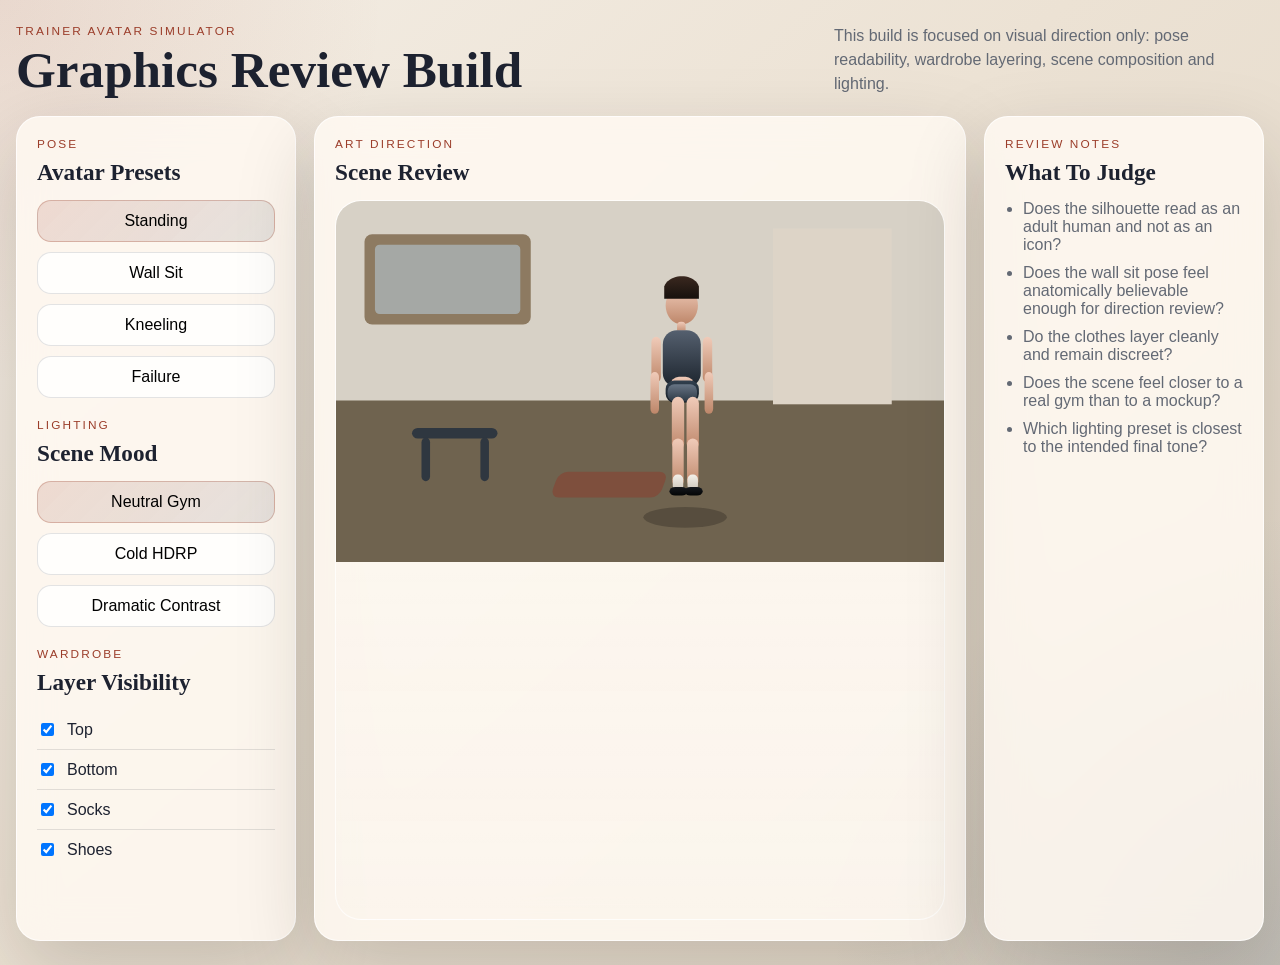
<file: GraphicsReviewPrototype/index.html>
<!DOCTYPE html>
<html lang="en">
<head>
  <meta charset="utf-8">
  <meta name="viewport" content="width=device-width, initial-scale=1">
  <title>Graphics Review Prototype</title>
  <link rel="stylesheet" href="styles.css">
</head>
<body class="lighting-neutral pose-standing wearing-top wearing-bottom wearing-socks wearing-shoes">
  <div class="shell">
    <header class="topbar">
      <div>
        <p class="eyebrow">Trainer Avatar Simulator</p>
        <h1>Graphics Review Build</h1>
      </div>
      <p class="lead">
        This build is focused on visual direction only: pose readability, wardrobe layering,
        scene composition and lighting.
      </p>
    </header>

    <main class="layout">
      <section class="panel controls">
        <div class="panel-head">
          <p class="panel-kicker">Pose</p>
          <h2>Avatar Presets</h2>
        </div>
        <div class="stack">
          <button class="preset active" data-pose="standing" type="button">Standing</button>
          <button class="preset" data-pose="wall-sit" type="button">Wall Sit</button>
          <button class="preset" data-pose="kneeling" type="button">Kneeling</button>
          <button class="preset" data-pose="failure" type="button">Failure</button>
        </div>

        <div class="panel-head secondary">
          <p class="panel-kicker">Lighting</p>
          <h2>Scene Mood</h2>
        </div>
        <div class="stack">
          <button class="lighting active" data-lighting="neutral" type="button">Neutral Gym</button>
          <button class="lighting" data-lighting="cold" type="button">Cold HDRP</button>
          <button class="lighting" data-lighting="dramatic" type="button">Dramatic Contrast</button>
        </div>

        <div class="panel-head secondary">
          <p class="panel-kicker">Wardrobe</p>
          <h2>Layer Visibility</h2>
        </div>
        <label class="toggle"><input id="toggle-top" type="checkbox" checked> Top</label>
        <label class="toggle"><input id="toggle-bottom" type="checkbox" checked> Bottom</label>
        <label class="toggle"><input id="toggle-socks" type="checkbox" checked> Socks</label>
        <label class="toggle"><input id="toggle-shoes" type="checkbox" checked> Shoes</label>
      </section>

      <section class="viewer panel">
        <div class="panel-head">
          <p class="panel-kicker">Art Direction</p>
          <h2>Scene Review</h2>
        </div>

        <div class="viewer-stage">
          <svg viewBox="0 0 1280 760" class="scene-svg" aria-label="Gym scene review">
            <defs>
              <linearGradient id="skinGradient" x1="0" y1="0" x2="0" y2="1">
                <stop offset="0%" stop-color="#f0cbb9"></stop>
                <stop offset="100%" stop-color="#bd8669"></stop>
              </linearGradient>
              <linearGradient id="shirtGradient" x1="0" y1="0" x2="0" y2="1">
                <stop offset="0%" stop-color="#55606f"></stop>
                <stop offset="100%" stop-color="#1c242d"></stop>
              </linearGradient>
              <linearGradient id="pantsGradient" x1="0" y1="0" x2="0" y2="1">
                <stop offset="0%" stop-color="#31404f"></stop>
                <stop offset="100%" stop-color="#141b23"></stop>
              </linearGradient>
              <linearGradient id="shortsGradient" x1="0" y1="0" x2="0" y2="1">
                <stop offset="0%" stop-color="#677484"></stop>
                <stop offset="100%" stop-color="#2d3945"></stop>
              </linearGradient>
              <linearGradient id="sockGradient" x1="0" y1="0" x2="0" y2="1">
                <stop offset="0%" stop-color="#f3f0ea"></stop>
                <stop offset="100%" stop-color="#cdc4b8"></stop>
              </linearGradient>
              <linearGradient id="shoeGradient" x1="0" y1="0" x2="0" y2="1">
                <stop offset="0%" stop-color="#15181d"></stop>
                <stop offset="100%" stop-color="#040506"></stop>
              </linearGradient>
              <linearGradient id="hairGradient" x1="0" y1="0" x2="0" y2="1">
                <stop offset="0%" stop-color="#3a281f"></stop>
                <stop offset="100%" stop-color="#17110d"></stop>
              </linearGradient>
            </defs>

            <rect x="0" y="0" width="1280" height="760" class="bg-sky"></rect>
            <rect x="0" y="420" width="1280" height="340" class="bg-floor"></rect>
            <rect x="60" y="70" width="350" height="190" rx="16" class="mirror-frame"></rect>
            <rect x="82" y="92" width="306" height="146" rx="10" class="mirror-glass"></rect>
            <rect x="920" y="58" width="250" height="370" class="wall-panel"></rect>
            <rect x="160" y="478" width="180" height="22" rx="12" class="bench-seat"></rect>
            <rect x="180" y="498" width="18" height="92" rx="10" class="bench-leg"></rect>
            <rect x="304" y="498" width="18" height="92" rx="10" class="bench-leg"></rect>
            <g transform="translate(470 570) skewX(-20)">
              <rect x="0" y="0" width="230" height="54" rx="18" class="mat"></rect>
            </g>

            <g class="pose pose-standing">
              <ellipse cx="735" cy="666" rx="88" ry="22" class="shadow"></ellipse>
              <g transform="translate(646 150)">
                <ellipse cx="82" cy="70" rx="34" ry="40" class="skin-fill"></ellipse>
                <path d="M45 30 C55 2 108 0 118 30 L118 56 L45 56 Z" class="hair-fill"></path>
                <rect x="72" y="104" width="18" height="24" rx="8" class="skin-fill"></rect>
                <rect x="50" y="122" width="64" height="112" rx="28" class="skin-fill"></rect>
                <rect x="42" y="122" width="80" height="120" rx="30" class="cloth-top"></rect>
                <rect x="58" y="220" width="50" height="42" rx="18" class="skin-fill"></rect>
                <rect x="48" y="228" width="70" height="46" rx="18" class="cloth-bottom"></rect>
                <rect x="52" y="236" width="62" height="36" rx="14" class="base-shorts"></rect>

                <rect x="18" y="136" width="20" height="96" rx="12" class="skin-fill"></rect>
                <rect x="126" y="136" width="20" height="96" rx="12" class="skin-fill"></rect>
                <rect x="16" y="210" width="18" height="88" rx="10" class="skin-fill"></rect>
                <rect x="130" y="210" width="18" height="88" rx="10" class="skin-fill"></rect>

                <rect x="61" y="262" width="26" height="112" rx="14" class="skin-fill"></rect>
                <rect x="92" y="262" width="26" height="112" rx="14" class="skin-fill"></rect>
                <rect x="62" y="350" width="24" height="102" rx="12" class="skin-fill"></rect>
                <rect x="93" y="350" width="24" height="102" rx="12" class="skin-fill"></rect>

                <rect x="63" y="426" width="22" height="34" rx="10" class="cloth-socks"></rect>
                <rect x="94" y="426" width="22" height="34" rx="10" class="cloth-socks"></rect>
                <rect x="56" y="452" width="38" height="18" rx="12" class="cloth-shoes"></rect>
                <rect x="88" y="452" width="38" height="18" rx="12" class="cloth-shoes"></rect>
              </g>
            </g>

            <g class="pose pose-wall-sit hidden">
              <ellipse cx="926" cy="660" rx="96" ry="24" class="shadow"></ellipse>
              <g transform="translate(836 178)">
                <ellipse cx="90" cy="74" rx="34" ry="40" class="skin-fill"></ellipse>
                <path d="M52 34 C63 4 114 2 126 34 L126 58 L52 58 Z" class="hair-fill"></path>
                <rect x="81" y="107" width="18" height="22" rx="8" class="skin-fill"></rect>
                <rect x="56" y="122" width="66" height="106" rx="28" class="skin-fill"></rect>
                <rect x="48" y="122" width="82" height="114" rx="30" class="cloth-top"></rect>
                <rect x="62" y="214" width="54" height="38" rx="18" class="skin-fill"></rect>
                <rect x="52" y="220" width="74" height="40" rx="18" class="cloth-bottom"></rect>
                <rect x="56" y="228" width="66" height="32" rx="14" class="base-shorts"></rect>

                <rect x="24" y="138" width="20" height="88" rx="12" transform="rotate(16 34 182)" class="skin-fill"></rect>
                <rect x="132" y="138" width="20" height="88" rx="12" transform="rotate(-16 142 182)" class="skin-fill"></rect>
                <rect x="28" y="206" width="18" height="82" rx="10" transform="rotate(18 37 247)" class="skin-fill"></rect>
                <rect x="130" y="206" width="18" height="82" rx="10" transform="rotate(-18 139 247)" class="skin-fill"></rect>

                <rect x="58" y="252" width="28" height="108" rx="14" transform="rotate(-72 72 306)" class="skin-fill"></rect>
                <rect x="92" y="252" width="28" height="108" rx="14" transform="rotate(-72 106 306)" class="skin-fill"></rect>
                <rect x="130" y="286" width="24" height="96" rx="12" transform="rotate(18 142 334)" class="skin-fill"></rect>
                <rect x="131" y="324" width="24" height="96" rx="12" transform="rotate(18 143 372)" class="skin-fill"></rect>

                <rect x="130" y="392" width="22" height="30" rx="10" transform="rotate(18 141 407)" class="cloth-socks"></rect>
                <rect x="132" y="426" width="42" height="18" rx="12" transform="rotate(18 153 435)" class="cloth-shoes"></rect>
                <rect x="134" y="452" width="42" height="18" rx="12" transform="rotate(18 155 461)" class="cloth-shoes"></rect>
              </g>
            </g>

            <g class="pose pose-kneeling hidden">
              <ellipse cx="730" cy="666" rx="88" ry="22" class="shadow"></ellipse>
              <g transform="translate(646 182)">
                <ellipse cx="82" cy="70" rx="34" ry="40" class="skin-fill"></ellipse>
                <path d="M45 30 C55 2 108 0 118 30 L118 56 L45 56 Z" class="hair-fill"></path>
                <rect x="72" y="104" width="18" height="24" rx="8" class="skin-fill"></rect>
                <rect x="50" y="122" width="64" height="112" rx="28" class="skin-fill"></rect>
                <rect x="42" y="122" width="80" height="120" rx="30" class="cloth-top"></rect>
                <rect x="58" y="220" width="50" height="42" rx="18" class="skin-fill"></rect>
                <rect x="48" y="228" width="70" height="46" rx="18" class="cloth-bottom"></rect>
                <rect x="52" y="236" width="62" height="36" rx="14" class="base-shorts"></rect>

                <rect x="20" y="140" width="20" height="90" rx="12" class="skin-fill"></rect>
                <rect x="124" y="140" width="20" height="90" rx="12" class="skin-fill"></rect>
                <rect x="18" y="210" width="18" height="84" rx="10" class="skin-fill"></rect>
                <rect x="128" y="210" width="18" height="84" rx="10" class="skin-fill"></rect>

                <rect x="60" y="260" width="28" height="104" rx="14" transform="rotate(-102 74 312)" class="skin-fill"></rect>
                <rect x="94" y="260" width="28" height="104" rx="14" transform="rotate(-102 108 312)" class="skin-fill"></rect>
                <rect x="104" y="332" width="24" height="96" rx="12" transform="rotate(30 116 380)" class="skin-fill"></rect>
                <rect x="76" y="332" width="24" height="96" rx="12" transform="rotate(30 88 380)" class="skin-fill"></rect>

                <rect x="106" y="404" width="22" height="28" rx="10" transform="rotate(30 117 418)" class="cloth-socks"></rect>
                <rect x="78" y="404" width="22" height="28" rx="10" transform="rotate(30 89 418)" class="cloth-socks"></rect>
                <rect x="108" y="430" width="40" height="16" rx="12" transform="rotate(30 128 438)" class="cloth-shoes"></rect>
                <rect x="80" y="430" width="40" height="16" rx="12" transform="rotate(30 100 438)" class="cloth-shoes"></rect>
              </g>
            </g>

            <g class="pose pose-failure hidden">
              <ellipse cx="938" cy="666" rx="104" ry="24" class="shadow"></ellipse>
              <g transform="translate(836 214) rotate(-6 104 206)">
                <ellipse cx="92" cy="66" rx="34" ry="40" class="skin-fill"></ellipse>
                <path d="M54 28 C66 2 116 2 128 30 L128 54 L54 54 Z" class="hair-fill"></path>
                <rect x="84" y="100" width="18" height="22" rx="8" class="skin-fill"></rect>
                <rect x="60" y="116" width="66" height="104" rx="28" class="skin-fill"></rect>
                <rect x="52" y="116" width="82" height="114" rx="30" class="cloth-top"></rect>
                <rect x="66" y="208" width="54" height="38" rx="18" class="skin-fill"></rect>
                <rect x="56" y="216" width="74" height="40" rx="18" class="cloth-bottom"></rect>
                <rect x="60" y="224" width="66" height="32" rx="14" class="base-shorts"></rect>

                <rect x="26" y="130" width="20" height="90" rx="12" transform="rotate(46 36 175)" class="skin-fill"></rect>
                <rect x="134" y="132" width="20" height="90" rx="12" transform="rotate(-58 144 177)" class="skin-fill"></rect>
                <rect x="46" y="196" width="18" height="84" rx="10" transform="rotate(78 55 238)" class="skin-fill"></rect>
                <rect x="116" y="198" width="18" height="84" rx="10" transform="rotate(-92 125 240)" class="skin-fill"></rect>

                <rect x="62" y="250" width="28" height="102" rx="14" transform="rotate(-56 76 301)" class="skin-fill"></rect>
                <rect x="98" y="254" width="28" height="102" rx="14" transform="rotate(-56 112 305)" class="skin-fill"></rect>
                <rect x="120" y="314" width="24" height="92" rx="12" transform="rotate(20 132 360)" class="skin-fill"></rect>
                <rect x="96" y="338" width="24" height="92" rx="12" transform="rotate(18 108 384)" class="skin-fill"></rect>

                <rect x="122" y="384" width="22" height="28" rx="10" transform="rotate(20 133 398)" class="cloth-socks"></rect>
                <rect x="98" y="408" width="22" height="28" rx="10" transform="rotate(18 109 422)" class="cloth-socks"></rect>
                <rect x="122" y="410" width="40" height="16" rx="12" transform="rotate(20 142 418)" class="cloth-shoes"></rect>
                <rect x="98" y="434" width="40" height="16" rx="12" transform="rotate(18 118 442)" class="cloth-shoes"></rect>
              </g>
            </g>
          </svg>
        </div>
      </section>

      <aside class="panel notes">
        <div class="panel-head">
          <p class="panel-kicker">Review Notes</p>
          <h2>What To Judge</h2>
        </div>
        <ul class="review-list">
          <li>Does the silhouette read as an adult human and not as an icon?</li>
          <li>Does the wall sit pose feel anatomically believable enough for direction review?</li>
          <li>Do the clothes layer cleanly and remain discreet?</li>
          <li>Does the scene feel closer to a real gym than to a mockup?</li>
          <li>Which lighting preset is closest to the intended final tone?</li>
        </ul>
      </aside>
    </main>
  </div>

  <script src="app.js"></script>
</body>
</html>
</file>
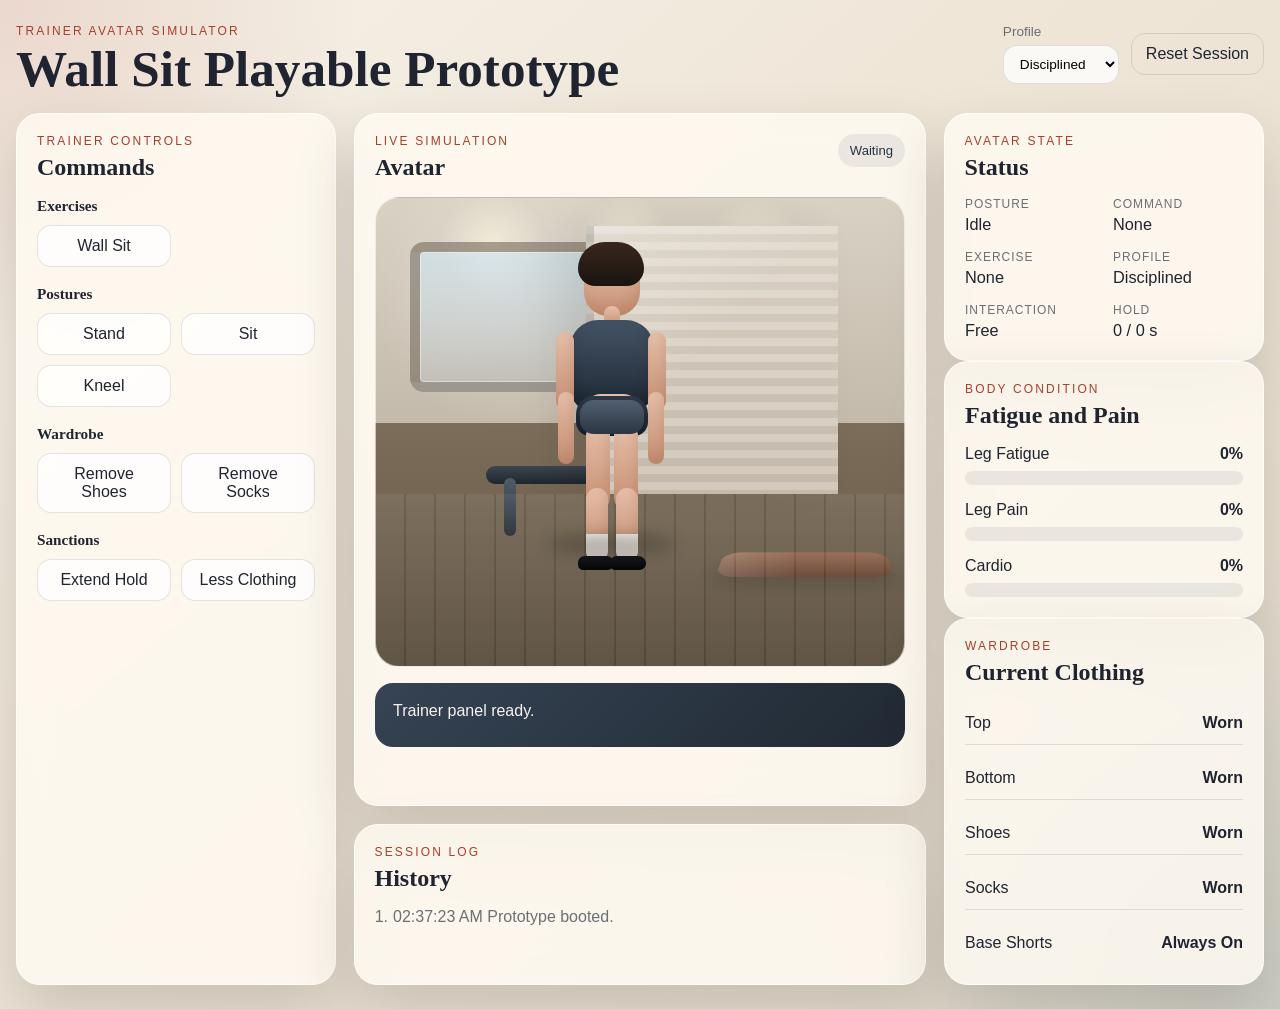
<file: PlayablePrototype/index.html>
<!DOCTYPE html>
<html lang="en">
<head>
  <meta charset="utf-8">
  <meta name="viewport" content="width=device-width, initial-scale=1">
  <title>Trainer Avatar Simulator Prototype</title>
  <link rel="stylesheet" href="styles.css">
</head>
<body>
  <div class="shell">
    <header class="topbar">
      <div>
        <p class="eyebrow">Trainer Avatar Simulator</p>
        <h1>Wall Sit Playable Prototype</h1>
      </div>
      <div class="topbar-actions">
        <label class="profile-picker">
          <span>Profile</span>
          <select id="profile-select">
            <option value="disciplined">Disciplined</option>
            <option value="sensitive">Sensitive</option>
            <option value="selfCritical">Self-Critical</option>
            <option value="ambitious">Ambitious</option>
          </select>
        </label>
        <button id="reset-button" class="ghost-button" type="button">Reset Session</button>
      </div>
    </header>

    <main class="dashboard">
      <section class="panel command-panel">
        <div class="panel-title-row">
          <div>
            <p class="panel-kicker">Trainer Controls</p>
            <h2>Commands</h2>
          </div>
        </div>

        <div class="command-group">
          <h3>Exercises</h3>
          <div class="button-grid">
            <button data-command="wallSit" type="button">Wall Sit</button>
          </div>
        </div>

        <div class="command-group">
          <h3>Postures</h3>
          <div class="button-grid">
            <button data-command="stand" type="button">Stand</button>
            <button data-command="sit" type="button">Sit</button>
            <button data-command="kneel" type="button">Kneel</button>
          </div>
        </div>

        <div class="command-group">
          <h3>Wardrobe</h3>
          <div class="button-grid">
            <button data-command="removeShoes" type="button">Remove Shoes</button>
            <button data-command="removeSocks" type="button">Remove Socks</button>
          </div>
        </div>

        <div class="command-group">
          <h3>Sanctions</h3>
          <div class="button-grid">
            <button data-sanction="extendHold" type="button">Extend Hold</button>
            <button data-sanction="lessClothing" type="button">Less Clothing</button>
          </div>
        </div>

        <div id="request-panel" class="request-panel hidden">
          <p class="request-label">Avatar Request</p>
          <p id="request-text" class="request-text"></p>
          <div class="request-actions">
            <button id="accept-request" type="button">Accept</button>
            <button id="reject-request" class="ghost-button" type="button">Reject</button>
          </div>
        </div>
      </section>

      <section class="center-stage">
        <div class="stage panel">
          <div class="panel-title-row">
            <div>
              <p class="panel-kicker">Live Simulation</p>
              <h2>Avatar</h2>
            </div>
            <div id="count-badge" class="count-badge">Waiting</div>
          </div>

          <div class="scene">
            <div class="ceiling-lights"></div>
            <div class="mirror-panel"></div>
            <div class="bench-prop">
              <div class="bench-seat"></div>
              <div class="bench-leg left"></div>
              <div class="bench-leg right"></div>
            </div>
            <div class="mat-prop"></div>
            <div class="wall"></div>
            <div class="floor"></div>

            <div id="avatar-figure" class="avatar posture-idle wearing-top wearing-bottom wearing-shoes wearing-socks">
              <div class="avatar-head"></div>
              <div class="avatar-hair"></div>
              <div class="avatar-neck"></div>
              <div class="avatar-upper-body skin"></div>
              <div class="avatar-top-layer"></div>
              <div class="avatar-pelvis skin"></div>
              <div class="avatar-bottom-layer"></div>
              <div class="avatar-base-shorts"></div>

              <div class="avatar-arm upper left skin"></div>
              <div class="avatar-arm upper right skin"></div>
              <div class="avatar-arm lower left skin"></div>
              <div class="avatar-arm lower right skin"></div>

              <div class="avatar-leg thigh left skin"></div>
              <div class="avatar-leg thigh right skin"></div>
              <div class="avatar-leg shin left skin"></div>
              <div class="avatar-leg shin right skin"></div>

              <div class="avatar-sock left"></div>
              <div class="avatar-sock right"></div>
              <div class="avatar-shoe left"></div>
              <div class="avatar-shoe right"></div>
            </div>
          </div>

          <div id="dialogue-strip" class="dialogue-strip">Trainer panel ready.</div>
        </div>

        <div class="panel history-panel">
          <div class="panel-title-row">
            <div>
              <p class="panel-kicker">Session Log</p>
              <h2>History</h2>
            </div>
          </div>
          <ol id="history-list" class="history-list"></ol>
        </div>
      </section>

      <aside class="side-stack">
        <section class="panel">
          <div class="panel-title-row">
            <div>
              <p class="panel-kicker">Avatar State</p>
              <h2>Status</h2>
            </div>
          </div>
          <dl class="status-grid">
            <div>
              <dt>Posture</dt>
              <dd id="status-posture">Idle</dd>
            </div>
            <div>
              <dt>Command</dt>
              <dd id="status-command">None</dd>
            </div>
            <div>
              <dt>Exercise</dt>
              <dd id="status-exercise">None</dd>
            </div>
            <div>
              <dt>Profile</dt>
              <dd id="status-profile">Disciplined</dd>
            </div>
            <div>
              <dt>Interaction</dt>
              <dd id="status-interaction">Free</dd>
            </div>
            <div>
              <dt>Hold</dt>
              <dd id="status-hold">0 / 0 s</dd>
            </div>
          </dl>
        </section>

        <section class="panel">
          <div class="panel-title-row">
            <div>
              <p class="panel-kicker">Body Condition</p>
              <h2>Fatigue and Pain</h2>
            </div>
          </div>

          <div class="meter-set">
            <div class="meter-row">
              <span>Leg Fatigue</span>
              <strong id="legs-fatigue-value">0%</strong>
            </div>
            <div class="meter"><div id="legs-fatigue-bar" class="meter-fill fatigue"></div></div>
          </div>

          <div class="meter-set">
            <div class="meter-row">
              <span>Leg Pain</span>
              <strong id="legs-pain-value">0%</strong>
            </div>
            <div class="meter"><div id="legs-pain-bar" class="meter-fill pain"></div></div>
          </div>

          <div class="meter-set">
            <div class="meter-row">
              <span>Cardio</span>
              <strong id="cardio-value">0%</strong>
            </div>
            <div class="meter"><div id="cardio-bar" class="meter-fill cardio"></div></div>
          </div>
        </section>

        <section class="panel">
          <div class="panel-title-row">
            <div>
              <p class="panel-kicker">Wardrobe</p>
              <h2>Current Clothing</h2>
            </div>
          </div>
          <ul class="wardrobe-list">
            <li><span>Top</span><strong id="wardrobe-top">Worn</strong></li>
            <li><span>Bottom</span><strong id="wardrobe-bottom">Worn</strong></li>
            <li><span>Shoes</span><strong id="wardrobe-shoes">Worn</strong></li>
            <li><span>Socks</span><strong id="wardrobe-socks">Worn</strong></li>
            <li><span>Base Shorts</span><strong>Always On</strong></li>
          </ul>
        </section>
      </aside>
    </main>
  </div>

  <script src="app.js"></script>
</body>
</html>
</file>
<file: GraphicsReviewPrototype/styles.css>
:root {
  --ink: #1d2230;
  --muted: #636974;
  --accent: #9b3d2a;
  --panel: rgba(255, 250, 242, 0.84);
  --line: rgba(29, 34, 48, 0.12);
  --shadow: 0 30px 80px rgba(31, 26, 21, 0.18);
  --sky: #d6d1c7;
  --floor: #6c5f4b;
  --mirror-frame: #8d7a61;
  --mirror-glass: rgba(175, 199, 214, 0.54);
  --wall: #dcd3c6;
  --mat: #7e4f3d;
  --bench: #2f3740;
  --shadow-fill: rgba(0, 0, 0, 0.22);
}

* {
  box-sizing: border-box;
}

body {
  margin: 0;
  min-height: 100vh;
  font-family: "Bahnschrift", "Segoe UI Variable", sans-serif;
  color: var(--ink);
  background:
    radial-gradient(circle at top left, rgba(155, 61, 42, 0.12), transparent 24%),
    radial-gradient(circle at bottom right, rgba(42, 72, 104, 0.18), transparent 28%),
    linear-gradient(140deg, #f4eee5 0%, #ece2d4 44%, #e1d6c6 100%);
}

body.lighting-neutral {
  --sky: #d7d1c6;
  --floor: #6f634f;
  --mirror-glass: rgba(184, 206, 219, 0.56);
  --wall: #ddd4c7;
}

body.lighting-cold {
  --sky: #c7d0d7;
  --floor: #59616a;
  --mirror-glass: rgba(201, 224, 241, 0.66);
  --wall: #d7dde1;
}

body.lighting-dramatic {
  --sky: #c8baae;
  --floor: #4d4034;
  --mirror-glass: rgba(131, 153, 165, 0.44);
  --wall: #cbbcae;
  --shadow-fill: rgba(0, 0, 0, 0.34);
}

.shell {
  width: min(1540px, calc(100% - 32px));
  margin: 24px auto;
}

.topbar {
  display: flex;
  justify-content: space-between;
  gap: 24px;
  margin-bottom: 20px;
}

.eyebrow,
.panel-kicker {
  margin: 0 0 8px;
  font-size: 0.74rem;
  letter-spacing: 0.18em;
  text-transform: uppercase;
  color: var(--accent);
}

h1,
h2 {
  margin: 0;
  font-family: Georgia, "Times New Roman", serif;
}

h1 {
  font-size: clamp(2.1rem, 4vw, 3.6rem);
  line-height: 0.95;
}

h2 {
  font-size: 1.45rem;
}

.lead {
  max-width: 430px;
  margin: 0;
  line-height: 1.5;
  color: var(--muted);
}

.layout {
  display: grid;
  grid-template-columns: 280px minmax(620px, 1fr) 280px;
  gap: 18px;
}

.panel {
  background: var(--panel);
  border-radius: 24px;
  padding: 20px;
  border: 1px solid rgba(255, 255, 255, 0.75);
  backdrop-filter: blur(18px);
  box-shadow: var(--shadow);
}

.panel-head {
  margin-bottom: 14px;
}

.panel-head.secondary {
  margin-top: 20px;
}

.stack {
  display: grid;
  gap: 10px;
}

button {
  font: inherit;
  border-radius: 14px;
  padding: 11px 14px;
  border: 1px solid var(--line);
  cursor: pointer;
  background: rgba(255, 255, 255, 0.82);
  transition: transform 140ms ease, border-color 140ms ease, background 140ms ease;
}

button:hover {
  transform: translateY(-1px);
  border-color: rgba(155, 61, 42, 0.32);
}

button.active {
  background: linear-gradient(135deg, rgba(155, 61, 42, 0.15), rgba(36, 52, 71, 0.1));
  border-color: rgba(155, 61, 42, 0.28);
}

.toggle {
  display: flex;
  align-items: center;
  gap: 10px;
  padding: 10px 0;
  border-bottom: 1px solid var(--line);
}

.toggle:last-child {
  border-bottom: 0;
}

.viewer-stage {
  border-radius: 26px;
  overflow: hidden;
  min-height: 720px;
  background:
    radial-gradient(circle at top left, rgba(255, 255, 255, 0.38), transparent 28%),
    linear-gradient(180deg, rgba(255, 255, 255, 0.16), rgba(255, 255, 255, 0.03));
  border: 1px solid rgba(255, 255, 255, 0.7);
}

.scene-svg {
  display: block;
  width: 100%;
  height: auto;
}

.bg-sky {
  fill: var(--sky);
}

.bg-floor {
  fill: var(--floor);
}

.mirror-frame {
  fill: var(--mirror-frame);
}

.mirror-glass {
  fill: var(--mirror-glass);
}

.wall-panel {
  fill: var(--wall);
}

.bench-seat,
.bench-leg {
  fill: var(--bench);
}

.mat {
  fill: var(--mat);
}

.shadow {
  fill: var(--shadow-fill);
}

.skin-fill {
  fill: url(#skinGradient);
}

.hair-fill {
  fill: url(#hairGradient);
}

.cloth-top {
  fill: url(#shirtGradient);
}

.cloth-bottom {
  fill: url(#pantsGradient);
}

.base-shorts {
  fill: url(#shortsGradient);
}

.cloth-socks {
  fill: url(#sockGradient);
}

.cloth-shoes {
  fill: url(#shoeGradient);
}

.hidden {
  display: none;
}

body.pose-standing .pose-standing,
body.pose-wall-sit .pose-wall-sit,
body.pose-kneeling .pose-kneeling,
body.pose-failure .pose-failure {
  display: block;
}

body.pose-standing .pose-wall-sit,
body.pose-standing .pose-kneeling,
body.pose-standing .pose-failure,
body.pose-wall-sit .pose-standing,
body.pose-wall-sit .pose-kneeling,
body.pose-wall-sit .pose-failure,
body.pose-kneeling .pose-standing,
body.pose-kneeling .pose-wall-sit,
body.pose-kneeling .pose-failure,
body.pose-failure .pose-standing,
body.pose-failure .pose-wall-sit,
body.pose-failure .pose-kneeling {
  display: none;
}

body:not(.wearing-top) .cloth-top {
  display: none;
}

body:not(.wearing-bottom) .cloth-bottom {
  display: none;
}

body:not(.wearing-socks) .cloth-socks {
  display: none;
}

body:not(.wearing-shoes) .cloth-shoes {
  display: none;
}

.review-list {
  margin: 0;
  padding-left: 18px;
  display: grid;
  gap: 10px;
  color: var(--muted);
}

@media (max-width: 1220px) {
  .layout {
    grid-template-columns: 1fr;
  }

  .lead {
    max-width: none;
  }
}

@media (max-width: 760px) {
  .shell {
    width: min(100% - 18px, 100%);
    margin: 10px auto 18px;
  }

  .topbar {
    flex-direction: column;
  }

  .viewer-stage {
    min-height: auto;
  }
}
</file>
<file: PlayablePrototype/styles.css>
:root {
  --panel: rgba(255, 250, 242, 0.82);
  --ink: #1f2430;
  --muted: #6b6f76;
  --accent: #a73f2d;
  --deep: #243447;
  --fatigue: #d58f1f;
  --pain: #b72e2e;
  --cardio: #4d7b95;
  --line: rgba(31, 36, 48, 0.12);
  --shadow: 0 28px 60px rgba(42, 38, 33, 0.18);
  --skin: linear-gradient(180deg, #e7c0aa 0%, #c68f72 100%);
  --shirt: linear-gradient(180deg, #445364 0%, #1d2733 100%);
  --pants: linear-gradient(180deg, #2e3947 0%, #141d28 100%);
  --shorts: linear-gradient(180deg, #525f6e 0%, #2b3644 100%);
  --socks: linear-gradient(180deg, #f3f0ea 0%, #c9c1b7 100%);
  --shoes: linear-gradient(180deg, #15181d 0%, #050608 100%);
}

* {
  box-sizing: border-box;
}

body {
  margin: 0;
  min-height: 100vh;
  font-family: "Bahnschrift", "Segoe UI Variable", sans-serif;
  color: var(--ink);
  background:
    radial-gradient(circle at top left, rgba(167, 63, 45, 0.14), transparent 22%),
    radial-gradient(circle at bottom right, rgba(77, 123, 149, 0.16), transparent 28%),
    linear-gradient(140deg, #f6f1e8 0%, #efe6d8 40%, #e5dccd 100%);
}

.shell {
  width: min(1500px, calc(100% - 32px));
  margin: 24px auto;
}

.topbar {
  display: flex;
  justify-content: space-between;
  align-items: flex-start;
  gap: 24px;
  margin-bottom: 20px;
}

.eyebrow,
.panel-kicker,
.request-label {
  margin: 0 0 6px;
  font-size: 0.75rem;
  letter-spacing: 0.18em;
  text-transform: uppercase;
  color: var(--accent);
}

h1,
h2,
h3 {
  margin: 0;
  font-family: Georgia, "Times New Roman", serif;
}

h1 {
  font-size: clamp(2rem, 4vw, 3.4rem);
  line-height: 0.96;
}

h2 {
  font-size: 1.5rem;
}

h3 {
  font-size: 0.95rem;
  margin-bottom: 10px;
}

.topbar-actions {
  display: flex;
  align-items: center;
  gap: 12px;
}

.profile-picker {
  display: flex;
  flex-direction: column;
  gap: 6px;
  color: var(--muted);
  font-size: 0.85rem;
}

select,
button {
  font: inherit;
}

select,
button {
  border-radius: 14px;
  border: 1px solid var(--line);
  background: rgba(255, 255, 255, 0.75);
}

select {
  padding: 10px 12px;
}

button {
  padding: 11px 14px;
  cursor: pointer;
  color: var(--ink);
  transition: transform 140ms ease, background 140ms ease, border-color 140ms ease;
}

button:hover {
  transform: translateY(-1px);
  border-color: rgba(167, 63, 45, 0.35);
  background: rgba(255, 255, 255, 0.95);
}

button:active {
  transform: translateY(0);
}

.ghost-button {
  background: transparent;
}

.dashboard {
  display: grid;
  grid-template-columns: 320px minmax(500px, 1fr) 320px;
  gap: 18px;
}

.panel {
  background: var(--panel);
  border: 1px solid rgba(255, 255, 255, 0.7);
  backdrop-filter: blur(18px);
  border-radius: 24px;
  padding: 20px;
  box-shadow: var(--shadow);
}

.panel-title-row {
  display: flex;
  justify-content: space-between;
  align-items: flex-start;
  gap: 16px;
  margin-bottom: 16px;
}

.command-group + .command-group {
  margin-top: 18px;
}

.button-grid {
  display: grid;
  grid-template-columns: repeat(2, minmax(0, 1fr));
  gap: 10px;
}

.request-panel {
  margin-top: 18px;
  padding: 16px;
  border-radius: 18px;
  background: linear-gradient(135deg, rgba(167, 63, 45, 0.13), rgba(183, 46, 46, 0.08));
  border: 1px solid rgba(167, 63, 45, 0.18);
}

.request-panel.hidden {
  display: none;
}

.request-text {
  margin: 8px 0 14px;
  line-height: 1.5;
}

.request-actions {
  display: flex;
  gap: 10px;
}

.center-stage {
  display: grid;
  gap: 18px;
}

.stage {
  overflow: hidden;
}

.count-badge {
  padding: 9px 12px;
  border-radius: 999px;
  background: rgba(36, 52, 71, 0.08);
  color: var(--deep);
  font-size: 0.82rem;
}

.scene {
  position: relative;
  min-height: 470px;
  border-radius: 24px;
  overflow: hidden;
  background:
    radial-gradient(circle at 25% 20%, rgba(255, 255, 255, 0.28), transparent 25%),
    linear-gradient(180deg, #d9d2c4 0%, #c4baac 48%, #7b6d59 48%, #655643 100%);
  border: 1px solid rgba(255, 255, 255, 0.6);
}

.ceiling-lights {
  position: absolute;
  inset: 0;
  background:
    radial-gradient(circle at 22% 10%, rgba(255, 248, 225, 0.6), transparent 9%),
    radial-gradient(circle at 47% 9%, rgba(255, 248, 225, 0.52), transparent 9%),
    radial-gradient(circle at 72% 11%, rgba(255, 248, 225, 0.54), transparent 9%);
}

.mirror-panel {
  position: absolute;
  left: 34px;
  top: 44px;
  width: 290px;
  height: 150px;
  border-radius: 14px;
  background:
    linear-gradient(180deg, rgba(201, 225, 239, 0.6), rgba(144, 162, 178, 0.14)),
    linear-gradient(135deg, rgba(255, 255, 255, 0.22), transparent 48%);
  border: 10px solid rgba(112, 95, 74, 0.52);
  box-shadow: inset 0 0 0 1px rgba(255, 255, 255, 0.4);
}

.wall {
  position: absolute;
  inset: 28px 66px 172px auto;
  width: 252px;
  background:
    linear-gradient(135deg, rgba(255, 255, 255, 0.22), transparent 46%),
    repeating-linear-gradient(
      180deg,
      rgba(255, 255, 255, 0.18),
      rgba(255, 255, 255, 0.18) 8px,
      rgba(0, 0, 0, 0.02) 8px,
      rgba(0, 0, 0, 0.02) 16px
    ),
    linear-gradient(180deg, #ddd5c8, #c8bdae);
  border-left: 8px solid rgba(36, 52, 71, 0.13);
  box-shadow: -24px 0 40px rgba(0, 0, 0, 0.08);
}

.floor {
  position: absolute;
  inset: auto 0 0;
  height: 172px;
  background:
    linear-gradient(180deg, rgba(0, 0, 0, 0.02), rgba(0, 0, 0, 0.14)),
    repeating-linear-gradient(
      90deg,
      rgba(255, 255, 255, 0.08),
      rgba(255, 255, 255, 0.08) 28px,
      rgba(0, 0, 0, 0.03) 28px,
      rgba(0, 0, 0, 0.03) 30px
    );
}

.bench-prop {
  position: absolute;
  left: 110px;
  bottom: 126px;
  width: 168px;
  height: 74px;
}

.bench-seat {
  position: absolute;
  left: 0;
  right: 0;
  top: 0;
  height: 18px;
  border-radius: 10px;
  background: linear-gradient(180deg, #3d454f, #1f262d);
}

.bench-leg {
  position: absolute;
  top: 12px;
  width: 12px;
  height: 58px;
  border-radius: 999px;
  background: linear-gradient(180deg, #525c67, #232b33);
}

.bench-leg.left {
  left: 18px;
}

.bench-leg.right {
  right: 18px;
}

.mat-prop {
  position: absolute;
  left: 344px;
  bottom: 76px;
  width: 170px;
  height: 52px;
  border-radius: 18px;
  background:
    linear-gradient(90deg, rgba(255, 255, 255, 0.16), transparent 48%),
    linear-gradient(180deg, #9c6d53, #6d4633);
  transform: perspective(400px) rotateX(62deg);
  box-shadow: 0 18px 24px rgba(0, 0, 0, 0.15);
}

.avatar {
  position: absolute;
  left: 146px;
  bottom: 124px;
  width: 178px;
  height: 300px;
  transition: left 600ms ease, bottom 350ms ease, transform 350ms ease;
}

.avatar::after {
  content: "";
  position: absolute;
  left: 26px;
  right: 26px;
  bottom: -12px;
  height: 20px;
  border-radius: 50%;
  background: rgba(0, 0, 0, 0.22);
  filter: blur(8px);
}

.skin {
  background: var(--skin);
  box-shadow: inset -4px -8px 12px rgba(132, 82, 56, 0.16);
}

.avatar-head,
.avatar-neck,
.avatar-upper-body,
.avatar-pelvis,
.avatar-arm,
.avatar-leg,
.avatar-top-layer,
.avatar-bottom-layer,
.avatar-base-shorts,
.avatar-sock,
.avatar-shoe,
.avatar-hair {
  position: absolute;
}

.avatar-head {
  top: 8px;
  left: 62px;
  width: 56px;
  height: 66px;
  border-radius: 28px 28px 24px 24px;
  background: var(--skin);
  box-shadow: inset -4px -8px 12px rgba(132, 82, 56, 0.16);
}

.avatar-hair {
  top: 0;
  left: 56px;
  width: 66px;
  height: 44px;
  border-radius: 28px 28px 18px 18px;
  background: linear-gradient(180deg, #39271d, #1a1310);
}

.avatar-neck {
  top: 64px;
  left: 82px;
  width: 16px;
  height: 20px;
  border-radius: 8px;
  background: var(--skin);
}

.avatar-upper-body {
  top: 78px;
  left: 54px;
  width: 72px;
  height: 82px;
  border-radius: 28px 28px 24px 24px;
}

.avatar-top-layer {
  top: 78px;
  left: 48px;
  width: 84px;
  height: 92px;
  border-radius: 28px 28px 24px 24px;
  background: var(--shirt);
  box-shadow: inset 0 -10px 16px rgba(0, 0, 0, 0.22);
}

.avatar-pelvis {
  top: 152px;
  left: 62px;
  width: 56px;
  height: 34px;
  border-radius: 18px;
}

.avatar-bottom-layer {
  top: 154px;
  left: 54px;
  width: 72px;
  height: 40px;
  border-radius: 18px 18px 14px 14px;
  background: var(--pants);
}

.avatar-base-shorts {
  top: 158px;
  left: 58px;
  width: 64px;
  height: 34px;
  border-radius: 14px;
  background: var(--shorts);
  z-index: 2;
}

.avatar-arm.upper {
  top: 90px;
  width: 18px;
  height: 78px;
  border-radius: 16px;
  transform-origin: top center;
}

.avatar-arm.upper.left {
  left: 34px;
}

.avatar-arm.upper.right {
  right: 34px;
}

.avatar-arm.lower {
  top: 150px;
  width: 16px;
  height: 72px;
  border-radius: 14px;
  transform-origin: top center;
}

.avatar-arm.lower.left {
  left: 36px;
}

.avatar-arm.lower.right {
  right: 36px;
}

.avatar-leg.thigh {
  top: 182px;
  width: 24px;
  height: 86px;
  border-radius: 16px;
  transform-origin: top center;
}

.avatar-leg.thigh.left {
  left: 64px;
}

.avatar-leg.thigh.right {
  left: 92px;
}

.avatar-leg.shin {
  top: 246px;
  width: 22px;
  height: 72px;
  border-radius: 14px;
  transform-origin: top center;
}

.avatar-leg.shin.left {
  left: 64px;
}

.avatar-leg.shin.right {
  left: 94px;
}

.avatar-sock {
  top: 292px;
  width: 22px;
  height: 28px;
  border-radius: 0 0 12px 12px;
  background: var(--socks);
}

.avatar-sock.left {
  left: 64px;
}

.avatar-sock.right {
  left: 94px;
}

.avatar-shoe {
  top: 314px;
  width: 36px;
  height: 14px;
  border-radius: 12px 14px 12px 10px;
  background: var(--shoes);
}

.avatar-shoe.left {
  left: 56px;
}

.avatar-shoe.right {
  left: 88px;
}

.avatar.wearing-top .avatar-top-layer {
  opacity: 1;
}

.avatar:not(.wearing-top) .avatar-top-layer {
  opacity: 0;
}

.avatar.wearing-bottom .avatar-bottom-layer {
  opacity: 1;
}

.avatar:not(.wearing-bottom) .avatar-bottom-layer {
  opacity: 0;
}

.avatar.wearing-socks .avatar-sock {
  opacity: 1;
}

.avatar:not(.wearing-socks) .avatar-sock {
  opacity: 0;
}

.avatar.wearing-shoes .avatar-shoe {
  opacity: 1;
}

.avatar:not(.wearing-shoes) .avatar-shoe {
  opacity: 0;
}

.avatar.posture-idle,
.avatar.posture-standing {
  transform: translateX(0) translateY(0);
}

.avatar.posture-moving {
  animation: step-bob 650ms ease-in-out infinite;
}

.avatar.posture-aligning {
  left: 540px;
}

.avatar.posture-holding {
  left: 548px;
  bottom: 84px;
}

.avatar.posture-holding .avatar-arm.upper.left {
  transform: rotate(16deg);
}

.avatar.posture-holding .avatar-arm.upper.right {
  transform: rotate(-16deg);
}

.avatar.posture-holding .avatar-arm.lower.left {
  transform: rotate(20deg);
}

.avatar.posture-holding .avatar-arm.lower.right {
  transform: rotate(-20deg);
}

.avatar.posture-holding .avatar-leg.thigh.left,
.avatar.posture-holding .avatar-leg.thigh.right {
  transform: rotate(-72deg);
}

.avatar.posture-holding .avatar-leg.shin.left,
.avatar.posture-holding .avatar-leg.shin.right {
  transform: rotate(14deg);
}

.avatar.posture-holding .avatar-sock.left,
.avatar.posture-holding .avatar-sock.right,
.avatar.posture-holding .avatar-shoe.left,
.avatar.posture-holding .avatar-shoe.right {
  top: 276px;
}

.avatar.posture-sitting {
  bottom: 96px;
}

.avatar.posture-sitting .avatar-leg.thigh.left,
.avatar.posture-sitting .avatar-leg.thigh.right {
  transform: rotate(-96deg);
}

.avatar.posture-sitting .avatar-leg.shin.left,
.avatar.posture-sitting .avatar-leg.shin.right {
  transform: rotate(18deg);
}

.avatar.posture-kneeling {
  bottom: 86px;
}

.avatar.posture-kneeling .avatar-leg.thigh.left,
.avatar.posture-kneeling .avatar-leg.thigh.right {
  transform: rotate(-112deg);
}

.avatar.posture-kneeling .avatar-leg.shin.left,
.avatar.posture-kneeling .avatar-leg.shin.right {
  transform: rotate(32deg);
}

.avatar.posture-wardrobe {
  left: 182px;
  bottom: 94px;
}

.avatar.posture-wardrobe .avatar-arm.upper.left,
.avatar.posture-wardrobe .avatar-arm.upper.right {
  transform: rotate(18deg);
}

.avatar.posture-wardrobe .avatar-arm.lower.left,
.avatar.posture-wardrobe .avatar-arm.lower.right {
  transform: rotate(56deg);
}

.avatar.posture-failure {
  left: 560px;
  bottom: 108px;
  transform: rotate(-8deg);
}

.avatar.posture-failure .avatar-arm.upper.left {
  transform: rotate(40deg);
}

.avatar.posture-failure .avatar-arm.upper.right {
  transform: rotate(-56deg);
}

.avatar.posture-failure .avatar-arm.lower.left {
  transform: rotate(78deg);
}

.avatar.posture-failure .avatar-arm.lower.right {
  transform: rotate(-88deg);
}

.avatar.posture-failure .avatar-leg.thigh.left,
.avatar.posture-failure .avatar-leg.thigh.right {
  transform: rotate(-58deg);
}

.avatar.posture-failure .avatar-leg.shin.left,
.avatar.posture-failure .avatar-leg.shin.right {
  transform: rotate(22deg);
}

.avatar.pain-pulse .avatar-head,
.avatar.pain-pulse .avatar-upper-body,
.avatar.pain-pulse .avatar-top-layer {
  animation: pain-pulse 640ms ease-in-out infinite;
}

.dialogue-strip {
  margin-top: 16px;
  min-height: 64px;
  padding: 16px 18px;
  border-radius: 18px;
  background: linear-gradient(135deg, rgba(36, 52, 71, 0.92), rgba(24, 33, 43, 0.96));
  color: #f7f4ef;
  line-height: 1.5;
}

.history-list {
  margin: 0;
  padding-left: 18px;
  display: grid;
  gap: 10px;
  max-height: 260px;
  overflow: auto;
  color: var(--muted);
}

.status-grid {
  margin: 0;
  display: grid;
  grid-template-columns: repeat(2, minmax(0, 1fr));
  gap: 16px 18px;
}

.status-grid dt {
  margin-bottom: 4px;
  font-size: 0.75rem;
  letter-spacing: 0.08em;
  text-transform: uppercase;
  color: var(--muted);
}

.status-grid dd {
  margin: 0;
  font-size: 1.02rem;
}

.meter-set + .meter-set {
  margin-top: 16px;
}

.meter-row {
  display: flex;
  justify-content: space-between;
  margin-bottom: 8px;
}

.meter {
  height: 14px;
  border-radius: 999px;
  overflow: hidden;
  background: rgba(36, 52, 71, 0.08);
}

.meter-fill {
  height: 100%;
  width: 0%;
  border-radius: inherit;
  transition: width 220ms ease;
}

.meter-fill.fatigue {
  background: linear-gradient(90deg, #edcb74, var(--fatigue));
}

.meter-fill.pain {
  background: linear-gradient(90deg, #e57c7c, var(--pain));
}

.meter-fill.cardio {
  background: linear-gradient(90deg, #8eb8cb, var(--cardio));
}

.wardrobe-list {
  list-style: none;
  padding: 0;
  margin: 0;
  display: grid;
  gap: 12px;
}

.wardrobe-list li {
  display: flex;
  justify-content: space-between;
  padding: 12px 0;
  border-bottom: 1px solid var(--line);
}

.wardrobe-list li:last-child {
  border-bottom: 0;
}

@keyframes step-bob {
  0%, 100% { transform: translateY(0); }
  50% { transform: translateY(-8px); }
}

@keyframes pain-pulse {
  0%, 100% { transform: translateX(0); }
  50% { transform: translateX(3px); }
}

@media (max-width: 1220px) {
  .dashboard {
    grid-template-columns: 1fr;
  }
}

@media (max-width: 720px) {
  .shell {
    width: min(100% - 18px, 100%);
    margin: 10px auto 18px;
  }

  .topbar {
    flex-direction: column;
  }

  .button-grid {
    grid-template-columns: 1fr;
  }

  .status-grid {
    grid-template-columns: 1fr;
  }

  .scene {
    min-height: 360px;
  }

  .wall {
    right: 26px;
    width: 180px;
  }

  .bench-prop {
    left: 44px;
  }

  .mat-prop {
    left: 200px;
    width: 140px;
  }

  .avatar {
    transform: scale(0.86);
    transform-origin: left bottom;
  }

  .avatar.posture-aligning,
  .avatar.posture-holding,
  .avatar.posture-failure {
    left: 350px;
  }
}
</file>
